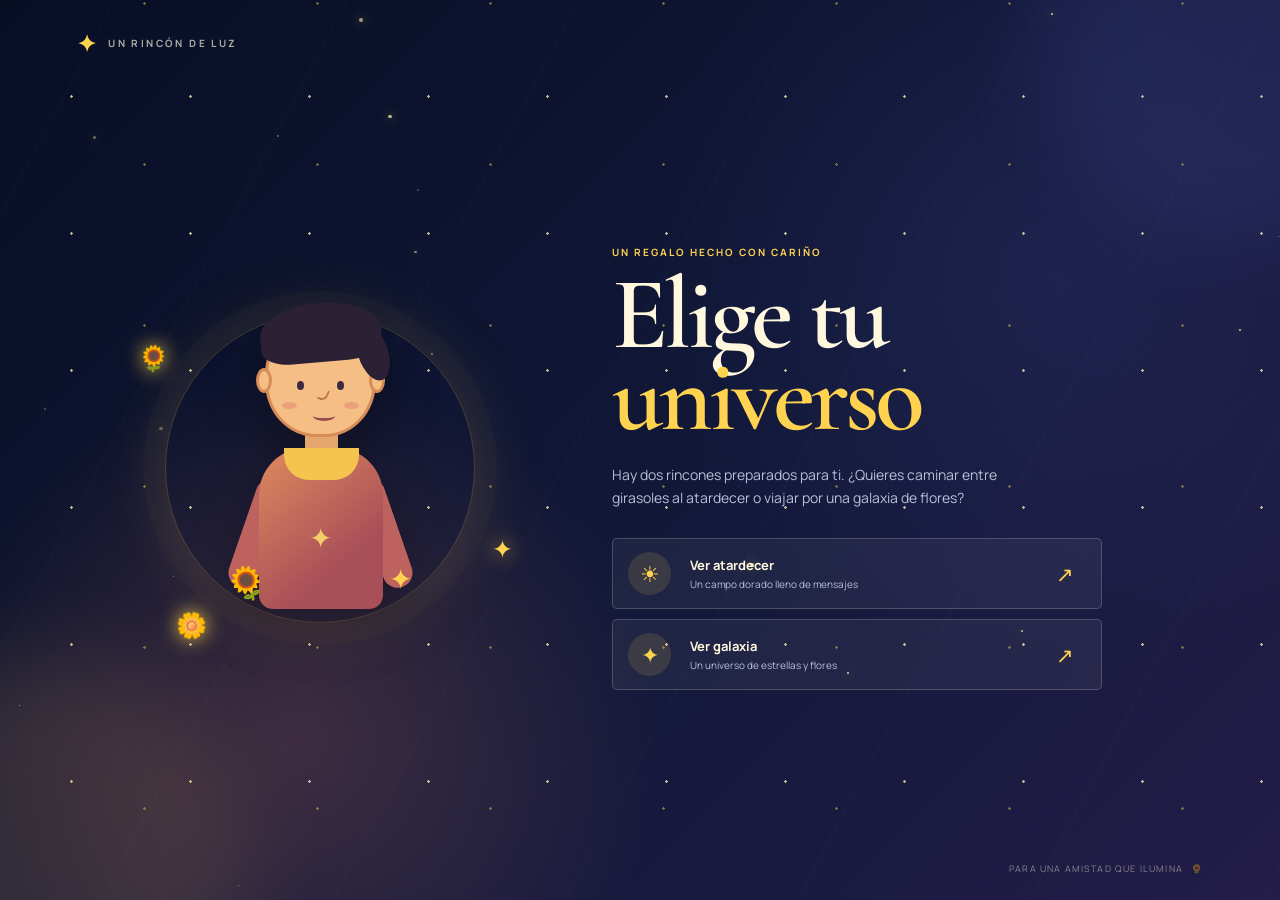
<file: index.html>
<!DOCTYPE html>
<html lang="es">
<head>
    <meta charset="UTF-8">
    <meta name="viewport" content="width=device-width, initial-scale=1.0">
    <meta http-equiv="refresh" content="0; url=inicio.html">
    <title>Un rincón de luz</title>
</head>
<body>
    <p>Abriendo el menú de experiencias...</p>
    <script>window.location.replace("inicio.html");</script>
</body>
</html>
</file>
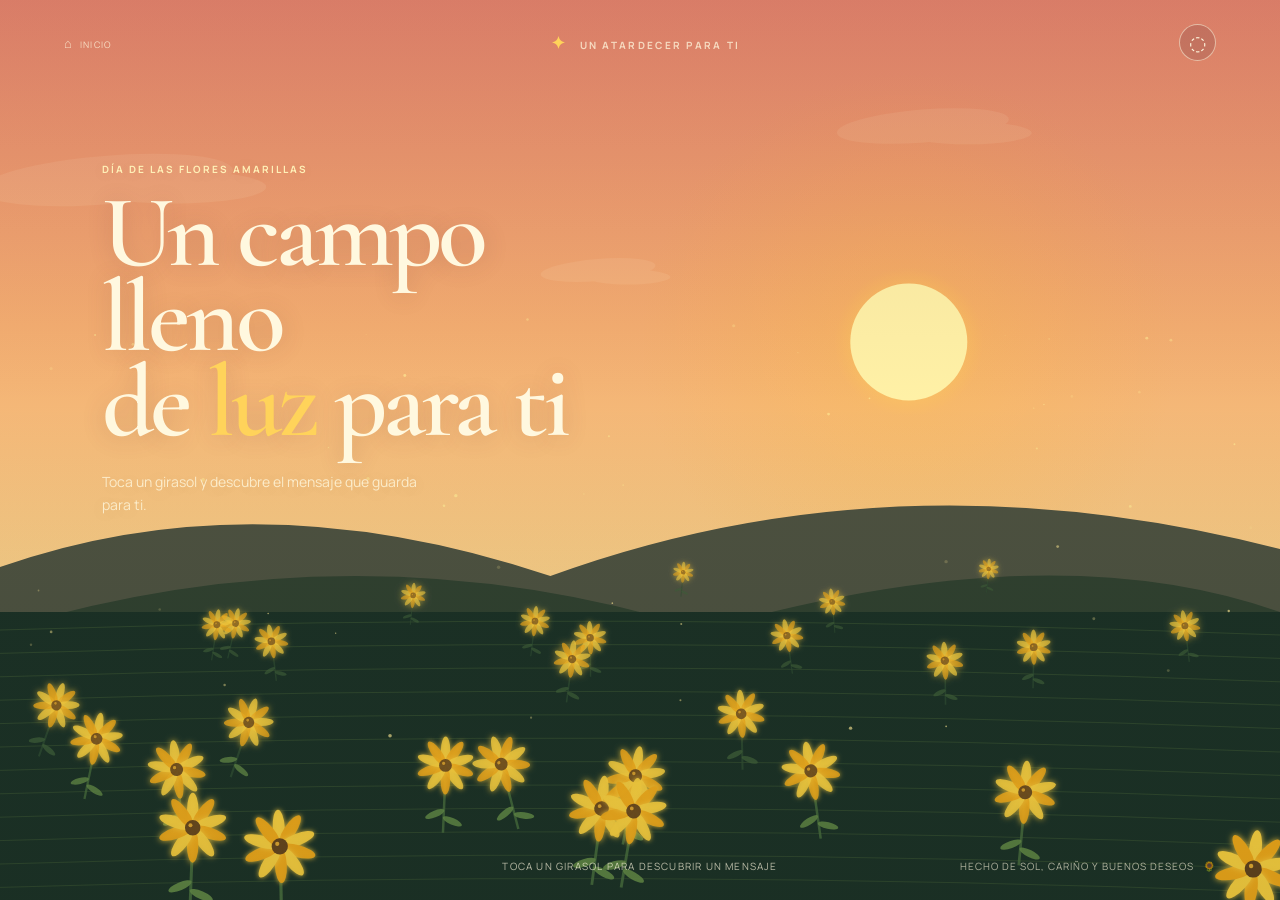
<file: atardecer.html>
<!DOCTYPE html>
<html lang="es">
<head>
    <meta charset="UTF-8">
    <meta name="viewport" content="width=device-width, initial-scale=1.0, viewport-fit=cover">
    <meta name="theme-color" content="#f09a55">
    <meta name="description" content="Un atardecer entre girasoles para celebrar una amistad bonita.">
    <link rel="preconnect" href="https://fonts.googleapis.com">
    <link rel="preconnect" href="https://fonts.gstatic.com" crossorigin>
    <link href="https://fonts.googleapis.com/css2?family=Cormorant+Garamond:wght@500;600;700&family=Manrope:wght@400;500;600;700&display=swap" rel="stylesheet">
    <link rel="stylesheet" href="atardecer.css">
    <title>Un atardecer para ti</title>
</head>
<body>
    <main class="sunset-world" id="sunsetWorld">
        <canvas id="sunsetCanvas" aria-label="Campo de girasoles interactivo al atardecer"></canvas>
        <div class="sunset-overlay" aria-hidden="true"></div>

        <header class="sunset-header">
            <a class="home-link" href="inicio.html" aria-label="Volver al inicio">⌂ <span>INICIO</span></a>
            <p><span>✦</span> UN ATARDECER PARA TI</p>
            <button id="musicButton" class="music-button" type="button" aria-label="Activar sonido ambiente">◌</button>
        </header>

        <section class="sunset-intro" id="sunsetIntro">
            <p class="eyebrow">DÍA DE LAS FLORES AMARILLAS</p>
            <h1>Un campo lleno<br>de <em>luz</em> para ti</h1>
            <p class="intro-text">Toca un girasol y descubre el mensaje que guarda para ti.</p>
        </section>

        <p class="sunset-tip" id="sunsetTip">toca un girasol para descubrir un mensaje</p>

        <section class="flower-message" id="flowerMessage" aria-live="polite" aria-hidden="true">
            <button class="message-close" id="messageClose" type="button" aria-label="Cerrar mensaje">×</button>
            <span class="message-sun">✦</span>
            <p class="message-label">UN MENSAJE ENTRE GIRASOLES</p>
            <p class="message-text" id="messageText"></p>
            <button class="message-next" id="messageNext" type="button">Tocar otro girasol <span>→</span></button>
        </section>

        <footer class="sunset-footer">hecho de sol, cariño y buenos deseos <span>🌻</span></footer>
    </main>
    <script src="atardecer.js"></script>
</body>
</html>
</file>
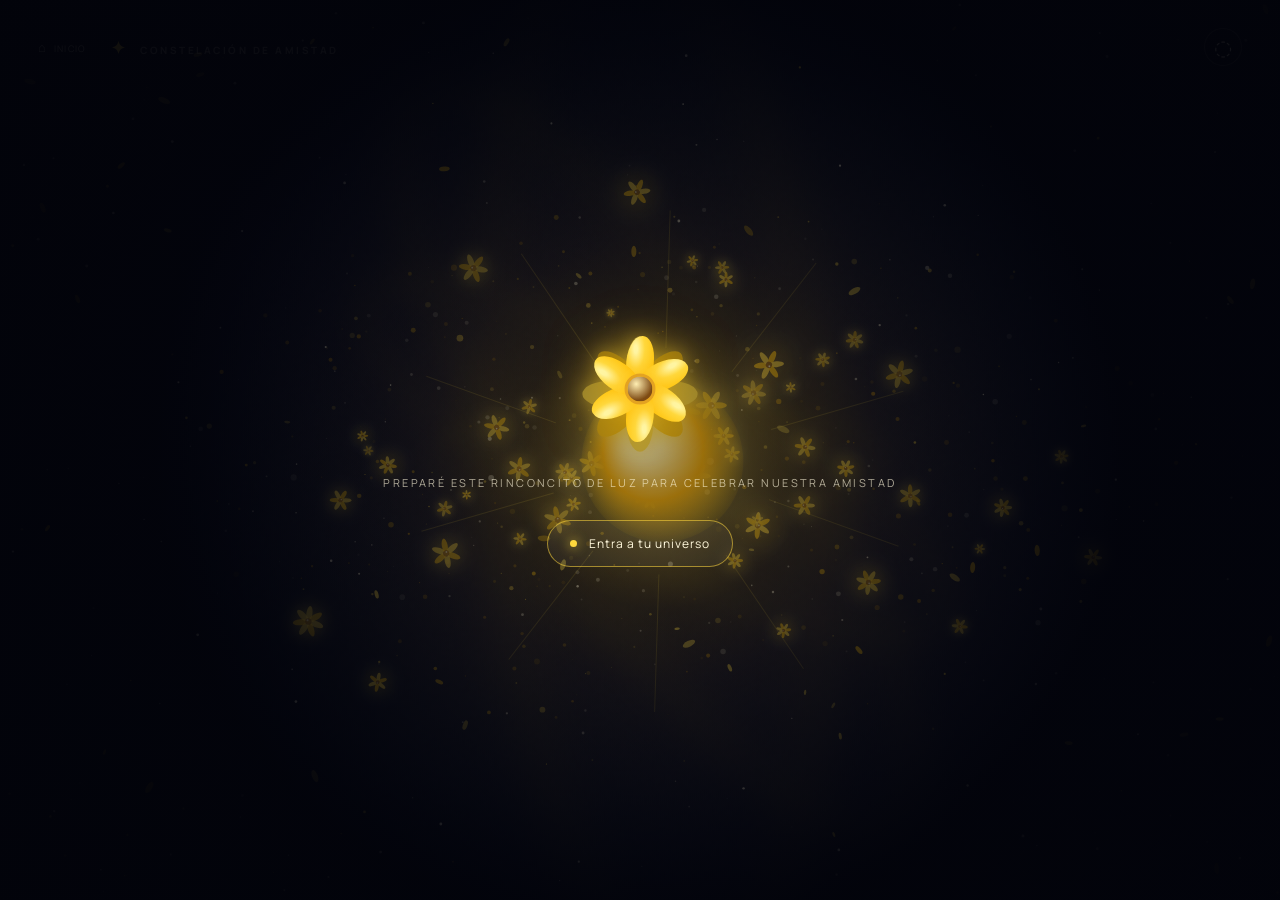
<file: galaxia.html>
<!DOCTYPE html>
<html lang="es">
<head>
    <meta charset="UTF-8">
    <meta name="viewport" content="width=device-width, initial-scale=1.0, viewport-fit=cover">
    <meta name="theme-color" content="#02030A">
    <meta name="description" content="Un universo de flores amarillas creado para celebrar una amistad bonita.">
    <link rel="preconnect" href="https://fonts.googleapis.com">
    <link rel="preconnect" href="https://fonts.gstatic.com" crossorigin>
    <link href="https://fonts.googleapis.com/css2?family=Cormorant+Garamond:wght@500;600;700&family=Manrope:wght@400;500;600;700&display=swap" rel="stylesheet">
    <link rel="stylesheet" href="style.css">
    <title>Un universo para ti</title>
</head>
<body>
    <main class="experience" id="experience">
        <canvas id="universe" aria-label="Galaxia interactiva de flores amarillas"></canvas>
        <div class="vignette" aria-hidden="true"></div>
        <div class="grain" aria-hidden="true"></div>
        <section class="intro-screen" id="introScreen" aria-label="Inicio de la experiencia">
            <div class="intro-flower" aria-hidden="true"><span class="intro-petal intro-petal--1"></span><span class="intro-petal intro-petal--2"></span><span class="intro-petal intro-petal--3"></span><span class="intro-petal intro-petal--4"></span><span class="intro-petal intro-petal--5"></span><span class="intro-petal intro-petal--6"></span><span class="intro-center"></span></div>
            <p class="intro-caption">Preparé este rinconcito de luz para celebrar nuestra amistad</p>
            <button class="start-button" id="startButton" type="button"><span class="start-dot"></span>Entra a tu universo</button>
        </section>
        <div class="scene-copy" id="sceneCopy" aria-live="polite"><p class="scene-line scene-line--small" id="sceneSmall">Para ti, con cariño 🌻</p><h1 class="scene-line scene-line--middle" id="sceneMiddle">Un universo de amistad</h1><p class="scene-line scene-line--large" id="sceneLarge">que siempre tenga flores, risas<br>y un lugar bonito para compartir.</p></div>
        <div class="hud" id="hud"><div class="hud-left"><a class="home-link" href="inicio.html" aria-label="Volver al inicio">⌂ <span>INICIO</span></a><p class="hud-label"><span class="hud-star">✦</span> CONSTELACIÓN DE AMISTAD</p></div><button class="sound-button" id="soundButton" type="button" aria-label="Activar sonido ambiente" title="Activar sonido ambiente">◌</button></div>
        <button class="gift-button" id="giftButton" type="button">🌻 Tengo algo para ti</button><p class="tip" id="tip">mueve el cursor para explorar · toca una flor</p>
        <div class="modal-backdrop" id="modalBackdrop" aria-hidden="true"><section class="gift-modal" role="dialog" aria-modal="true" aria-labelledby="modalTitle"><button class="close-button" id="closeModal" type="button" aria-label="Cerrar mensaje">×</button><div class="modal-sun" aria-hidden="true">✦</div><p class="modal-kicker">UN MENSAJE DE AMISTAD</p><h2 id="modalTitle">Un pequeño abrazo</h2><p>Las flores amarillas representan alegría, cariño y buenos deseos.</p><p>Gracias por compartir risas, momentos y tanta luz. Te regalo este pequeño universo para recordarte lo mucho que vales. 🌻✨</p><button class="return-button" id="returnButton" type="button">Seguir explorando</button></section></div>
    </main>
    <script src="script.js"></script>
</body>
</html>
</file>
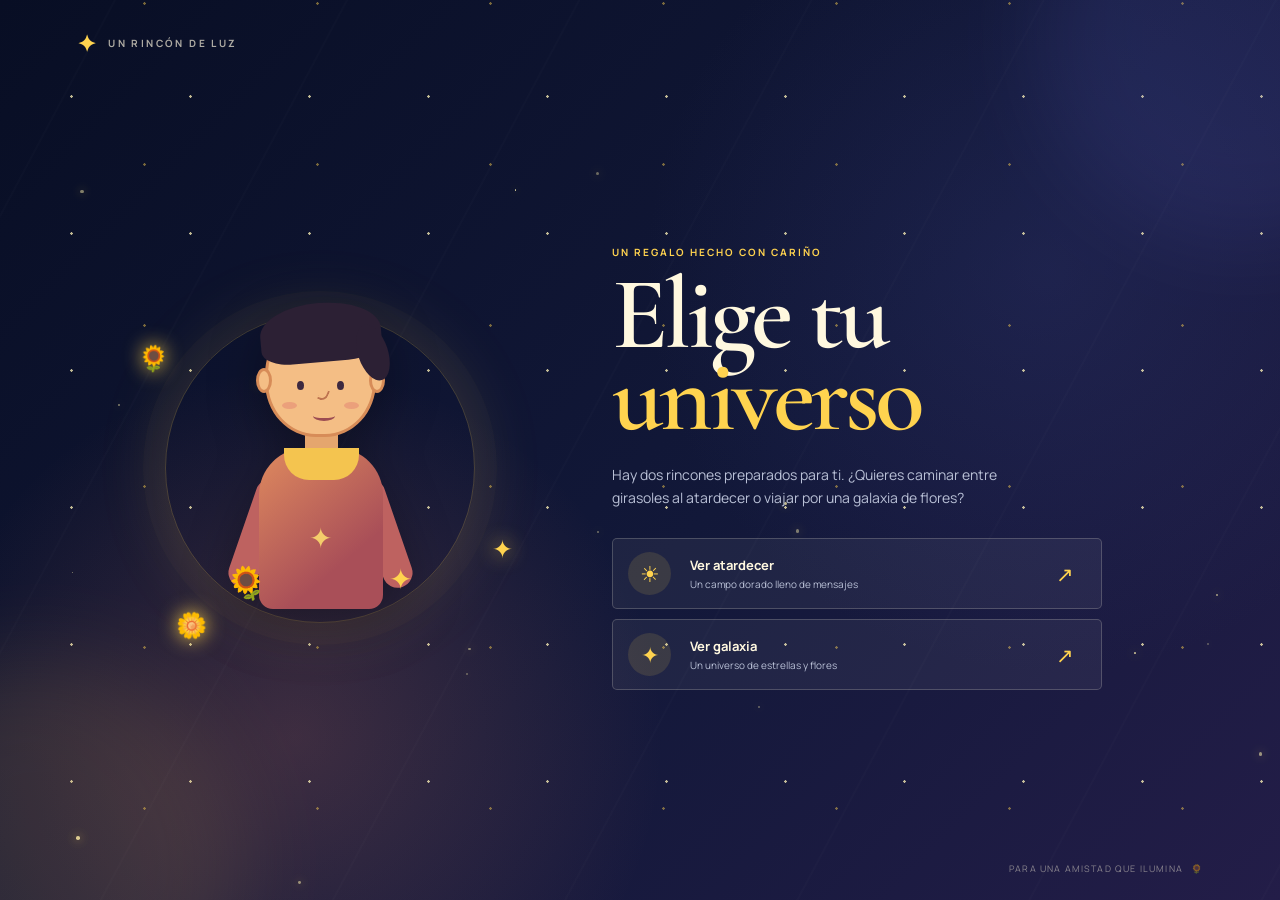
<file: inicio.html>
<!DOCTYPE html>
<html lang="es">
<head>
    <meta charset="UTF-8">
    <meta name="viewport" content="width=device-width, initial-scale=1.0">
    <meta name="theme-color" content="#101b3d">
    <meta name="description" content="Elige entre un atardecer de girasoles o una galaxia de flores amarillas.">
    <link rel="preconnect" href="https://fonts.googleapis.com">
    <link rel="preconnect" href="https://fonts.gstatic.com" crossorigin>
    <link href="https://fonts.googleapis.com/css2?family=Cormorant+Garamond:wght@500;600;700&family=Manrope:wght@400;500;600;700&display=swap" rel="stylesheet">
    <link rel="stylesheet" href="inicio.css">
    <title>Un lugar especial para ti</title>
</head>
<body>
    <main class="home" id="home">
        <div class="home-stars" aria-hidden="true"></div>
        <div class="home-glow home-glow--left" aria-hidden="true"></div>
        <div class="home-glow home-glow--right" aria-hidden="true"></div>

        <header class="home-header">
            <span class="brand-mark">✦</span>
            <span>UN RINCÓN DE LUZ</span>
        </header>

        <section class="home-content" aria-labelledby="homeTitle">
            <div class="character-wrap" aria-label="Personaje guardián de las flores">
                <div class="character-aura"></div>
                <div class="character">
                    <div class="hair"></div>
                    <div class="head">
                        <span class="ear ear--left"></span><span class="ear ear--right"></span>
                        <span class="eye eye--left"></span><span class="eye eye--right"></span>
                        <span class="nose"></span><span class="smile"></span>
                        <span class="cheek cheek--left"></span><span class="cheek cheek--right"></span>
                    </div>
                    <div class="neck"></div>
                    <div class="body"><span class="scarf"></span><span class="heart">✦</span></div>
                    <span class="arm arm--left"></span><span class="arm arm--right"></span>
                    <span class="hand hand--left">🌻</span><span class="hand hand--right">✦</span>
                </div>
                <span class="orbit-flower orbit-flower--one">🌻</span>
                <span class="orbit-flower orbit-flower--two">✦</span>
                <span class="orbit-flower orbit-flower--three">🌼</span>
            </div>

            <div class="home-copy">
                <p class="eyebrow">UN REGALO HECHO CON CARIÑO</p>
                <h1 id="homeTitle">Elige tu<br><em>universo</em></h1>
                <p class="home-intro">Hay dos rincones preparados para ti. ¿Quieres caminar entre girasoles al atardecer o viajar por una galaxia de flores?</p>
                <nav class="scene-menu" aria-label="Elegir experiencia">
                    <a class="scene-card scene-card--sunset" href="atardecer.html">
                        <span class="card-icon">☀</span>
                        <span><strong>Ver atardecer</strong><small>Un campo dorado lleno de mensajes</small></span>
                        <b>↗</b>
                    </a>
                    <a class="scene-card scene-card--galaxy" href="galaxia.html">
                        <span class="card-icon">✦</span>
                        <span><strong>Ver galaxia</strong><small>Un universo de estrellas y flores</small></span>
                        <b>↗</b>
                    </a>
                </nav>
            </div>
        </section>

        <footer class="home-footer">para una amistad que ilumina <span>🌻</span></footer>
    </main>
    <script src="inicio.js"></script>
</body>
</html>
</file>
<file: atardecer.css>
* { box-sizing: border-box; }

:root {
    --sky-top: #ef9369;
    --sky-mid: #f7ba70;
    --sky-bottom: #f8d997;
    --ink: #fff8df;
    --soft-ink: rgba(255, 248, 223, .78);
    --sun: #ffd35a;
    --field: #243c2b;
    --gold: #ffc42e;
    --orange: #e87d3f;
}

html, body { width: 100%; height: 100%; min-width: 320px; margin: 0; overflow: hidden; background: var(--sky-top); }
body { color: var(--ink); font-family: "Manrope", sans-serif; }
button { font: inherit; cursor: pointer; }
.sunset-world { position: relative; width: 100%; height: 100%; overflow: hidden; isolation: isolate; }
#sunsetCanvas { position: absolute; inset: 0; display: block; width: 100%; height: 100%; touch-action: none; }
.sunset-overlay { position: absolute; inset: 0; z-index: 1; pointer-events: none; background: linear-gradient(180deg, rgba(113, 53, 72, .13), transparent 45%, rgba(23, 43, 31, .14)); }
.sunset-header { position: absolute; z-index: 3; top: 24px; left: 5vw; right: 5vw; display: flex; align-items: center; justify-content: space-between; gap: 24px; }
.home-link { color: rgba(255, 248, 223, .78); font-size: 13px; text-decoration: none; transition: color .25s; }.home-link span { margin-left: 5px; font-size: 9px; letter-spacing: .14em; }.home-link:hover { color: var(--sun); }
.sunset-header p { margin: 0; color: rgba(255, 248, 223, .74); font-size: 10px; font-weight: 700; letter-spacing: .23em; }
.sunset-header p span { margin-right: 8px; color: var(--sun); font-size: 17px; }
.music-button { display: grid; place-items: center; width: 37px; height: 37px; border: 1px solid rgba(255, 248, 223, .55); border-radius: 50%; color: var(--ink); background: rgba(75, 41, 49, .16); font-size: 20px; transition: .25s; }
.music-button:hover, .music-button.is-on { color: var(--sun); border-color: var(--sun); transform: rotate(12deg); }
.sunset-intro { position: absolute; z-index: 2; top: 18%; left: 8vw; max-width: 570px; text-shadow: 0 2px 24px rgba(105, 50, 53, .2); animation: reveal 1.1s both; }
.eyebrow { margin: 0 0 14px; color: #fff0b7; font-size: 10px; font-weight: 700; letter-spacing: .2em; }
h1 { margin: 0; color: var(--ink); font-family: "Cormorant Garamond", serif; font-size: clamp(3.6rem, 8vw, 7.7rem); font-weight: 600; line-height: .83; letter-spacing: -.04em; }
h1 em { color: var(--sun); font-style: normal; }
.intro-text { max-width: 335px; margin: 25px 0 0; color: var(--soft-ink); font-size: 14px; line-height: 1.65; }
.sunset-tip { position: absolute; z-index: 3; bottom: 27px; left: 50%; margin: 0; color: rgba(255, 248, 223, .7); font-size: 10px; letter-spacing: .12em; text-align: center; text-transform: uppercase; transform: translateX(-50%); animation: float 3s ease-in-out infinite; }
.sunset-footer { position: absolute; z-index: 3; right: 5vw; bottom: 27px; color: rgba(255, 248, 223, .65); font-size: 10px; letter-spacing: .1em; text-transform: uppercase; }
.sunset-footer span { margin-left: 6px; }

.flower-message { position: absolute; z-index: 6; top: 50%; left: 50%; width: min(88vw, 440px); padding: 34px 32px 26px; border: 1px solid rgba(255, 235, 153, .65); border-radius: 5px; background: rgba(86, 50, 46, .84); box-shadow: 0 22px 70px rgba(90, 39, 42, .35), 0 0 35px rgba(255, 210, 88, .2); text-align: center; opacity: 0; visibility: hidden; transform: translate(-50%, -43%) scale(.96); backdrop-filter: blur(12px); transition: opacity .4s, visibility .4s, transform .4s; }
.flower-message.is-open { opacity: 1; visibility: visible; transform: translate(-50%, -50%) scale(1); }
.message-close { position: absolute; top: 10px; right: 14px; border: 0; color: rgba(255, 248, 223, .75); background: transparent; font-size: 25px; line-height: 1; }
.message-close:hover { color: var(--sun); }
.message-sun { display: block; margin-bottom: 8px; color: var(--sun); font-size: 32px; text-shadow: 0 0 20px var(--gold); }
.message-label { margin: 0 0 13px; color: #ffe28d; font-size: 9px; font-weight: 700; letter-spacing: .2em; }
.message-text { min-height: 78px; margin: 0; color: var(--ink); font-family: "Cormorant Garamond", serif; font-size: 26px; line-height: 1.08; }
.message-next { margin-top: 18px; padding: 10px 15px; border: 1px solid rgba(255, 224, 124, .55); border-radius: 100px; color: var(--ink); background: transparent; font-size: 11px; }
.message-next span { margin-left: 7px; color: var(--sun); font-size: 16px; }
.message-next:hover { background: rgba(255, 218, 104, .13); }
.sparkle { position: absolute; z-index: 5; width: 5px; height: 5px; border-radius: 50%; background: #fff5af; box-shadow: 0 0 12px 3px var(--sun); pointer-events: none; animation: sparkle-out .8s ease-out forwards; }

@keyframes reveal { from { opacity: 0; transform: translateY(18px); } to { opacity: 1; transform: translateY(0); } }
@keyframes float { 50% { transform: translate(-50%, -5px); } }
@keyframes sparkle-out { from { opacity: 1; transform: rotate(var(--angle)) translateY(0) scale(1); } to { opacity: 0; transform: rotate(var(--angle)) translateY(-42px) scale(.2); } }
@media (max-width: 700px) {
    .sunset-header { top: 18px; left: 20px; right: 20px; }
    .sunset-header p { font-size: 8px; letter-spacing: .15em; }
    .sunset-intro { top: 15%; left: 7vw; max-width: 86vw; }
    h1 { font-size: clamp(3.55rem, 16vw, 5.4rem); }
    .intro-text { max-width: 265px; margin-top: 18px; font-size: 12px; }
    .sunset-tip { right: 0; bottom: 45px; left: 0; font-size: 8px; transform: none; }
    .sunset-footer { right: 0; bottom: 19px; left: 0; font-size: 8px; text-align: center; }
    .flower-message { padding: 32px 23px 24px; }
    .message-text { font-size: 24px; }
}
@media (prefers-reduced-motion: reduce) {
    *, *::before, *::after { animation-duration: .01ms !important; animation-iteration-count: 1 !important; }
}
</file>
<file: style.css>
* { box-sizing: border-box; }

:root {
    --space: #02030a;
    --night: #070b1a;
    --gold: #ffd83d;
    --yellow: #ffc107;
    --bright-gold: #ffb300;
    --warm-white: #fff8dc;
    --soft-white: rgba(255, 248, 220, .68);
}

html, body { width: 100%; min-width: 320px; height: 100%; margin: 0; overflow: hidden; background: var(--space); }
body { color: var(--warm-white); font-family: "Manrope", sans-serif; }
button { font: inherit; cursor: pointer; }

.experience { position: relative; width: 100%; height: 100%; overflow: hidden; background: var(--space); isolation: isolate; }
#universe { position: absolute; inset: 0; width: 100%; height: 100%; display: block; touch-action: none; }
.vignette, .grain { position: absolute; inset: 0; pointer-events: none; }
.vignette { z-index: 2; background: radial-gradient(ellipse at center, transparent 22%, rgba(2, 3, 10, .08) 56%, rgba(2, 3, 10, .78) 100%); }
.grain { z-index: 3; opacity: .05; background-image: url("data:image/svg+xml,%3Csvg viewBox='0 0 180 180' xmlns='http://www.w3.org/2000/svg'%3E%3Cfilter id='n'%3E%3CfeTurbulence type='fractalNoise' baseFrequency='.9' numOctaves='3' stitchTiles='stitch'/%3E%3C/filter%3E%3Crect width='100%25' height='100%25' filter='url(%23n)' opacity='.45'/%3E%3C/svg%3E"); }

.intro-screen { position: absolute; z-index: 8; inset: 0; display: grid; place-items: center; align-content: center; gap: 30px; background: radial-gradient(circle at center, rgba(8, 13, 32, .33), rgba(2, 3, 10, .94) 62%); transition: opacity 1.2s ease, visibility 1.2s; }
.intro-screen.is-hidden { opacity: 0; visibility: hidden; pointer-events: none; }
.intro-caption { margin: 0; color: rgba(255, 248, 220, .65); font-size: 11px; letter-spacing: .22em; text-align: center; text-transform: uppercase; }
.intro-flower { position: relative; width: 112px; height: 112px; filter: drop-shadow(0 0 24px rgba(255, 193, 7, .5)); animation: intro-breathe 4s ease-in-out infinite; }
.intro-petal { position: absolute; left: 50%; top: 50%; width: 28px; height: 53px; border-radius: 60% 40% 58% 42%; background: radial-gradient(ellipse at 35% 25%, #fff5a3 0 7%, var(--gold) 35%, var(--yellow) 90%); transform-origin: 50% 100%; }
.intro-petal--1 { transform: translate(-50%, -100%) rotate(0deg); }
.intro-petal--2 { transform: translate(-50%, -100%) rotate(60deg); }
.intro-petal--3 { transform: translate(-50%, -100%) rotate(120deg); }
.intro-petal--4 { transform: translate(-50%, -100%) rotate(180deg); }
.intro-petal--5 { transform: translate(-50%, -100%) rotate(240deg); }
.intro-petal--6 { transform: translate(-50%, -100%) rotate(300deg); }
.intro-center { position: absolute; left: 50%; top: 50%; width: 31px; height: 31px; border: 3px solid #e4a321; border-radius: 50%; background: radial-gradient(circle at 35% 30%, #ffeeb2, #7e4b13 68%); transform: translate(-50%, -50%); box-shadow: 0 0 0 7px rgba(255, 216, 61, .1), 0 0 25px var(--bright-gold); }
.start-button { display: flex; align-items: center; gap: 12px; padding: 14px 22px; border: 1px solid rgba(255, 216, 61, .55); border-radius: 100px; color: var(--warm-white); background: rgba(255, 255, 255, .045); font-size: 12px; letter-spacing: .08em; transition: background .3s, transform .3s, border-color .3s; }
.start-button:hover { border-color: var(--gold); background: rgba(255, 216, 61, .12); transform: translateY(-2px); }
.start-dot { width: 7px; height: 7px; border-radius: 50%; background: var(--gold); box-shadow: 0 0 12px var(--gold); }

.hud { position: absolute; z-index: 5; top: 28px; left: 38px; right: 38px; display: flex; align-items: center; justify-content: space-between; opacity: 0; transform: translateY(-12px); transition: opacity 1s 1.7s, transform 1s 1.7s; }
.hud-left { display: flex; align-items: center; gap: 25px; }.home-link { color: rgba(255, 248, 220, .75); font-size: 13px; text-decoration: none; transition: color .25s; }.home-link span { margin-left: 5px; font-size: 9px; letter-spacing: .14em; }.home-link:hover { color: var(--gold); }
.experience.is-started .hud { opacity: 1; transform: translateY(0); }
.hud-label { margin: 0; color: rgba(255, 248, 220, .55); font-size: 10px; font-weight: 700; letter-spacing: .25em; }
.hud-star { margin-right: 8px; color: var(--gold); font-size: 17px; }
.sound-button { display: grid; place-items: center; width: 38px; height: 38px; border: 1px solid rgba(255, 248, 220, .24); border-radius: 50%; color: var(--warm-white); background: rgba(2, 3, 10, .25); font-size: 21px; transition: border-color .25s, color .25s, transform .25s; }
.sound-button:hover, .sound-button.is-on { border-color: var(--gold); color: var(--gold); transform: rotate(15deg); }

.scene-copy { position: absolute; z-index: 4; left: 50%; top: 50%; width: min(90vw, 720px); text-align: center; transform: translate(-50%, -50%); pointer-events: none; }
.scene-line { margin: 0; opacity: 0; text-shadow: 0 0 30px rgba(255, 193, 7, .24); }
.scene-copy.is-visible .scene-line--small { animation: text-in 1.2s .1s both; }
.scene-copy.is-visible .scene-line--middle { animation: text-in 1.2s 1.4s both; }
.scene-copy.is-visible .scene-line--large { animation: text-in 1.5s 3s both; }
.scene-line--small { color: var(--gold); font-size: clamp(1rem, 2vw, 1.35rem); letter-spacing: .18em; text-transform: uppercase; }
.scene-line--middle { margin-top: 13px; color: var(--warm-white); font-family: "Cormorant Garamond", serif; font-size: clamp(2.5rem, 6vw, 5.5rem); font-weight: 600; line-height: .95; }
.scene-line--large { margin-top: 22px; color: var(--warm-white); font-family: "Cormorant Garamond", serif; font-size: clamp(1.55rem, 3.7vw, 3.1rem); font-weight: 500; line-height: 1.05; }
.scene-line--large::first-line { color: var(--gold); }

.gift-button { position: absolute; z-index: 5; bottom: 54px; left: 50%; padding: 14px 22px; border: 1px solid rgba(255, 216, 61, .55); border-radius: 100px; color: var(--warm-white); background: rgba(9, 12, 29, .5); box-shadow: 0 0 30px rgba(255, 193, 7, .08); font-size: 12px; opacity: 0; transform: translate(-50%, 15px); transition: opacity .8s 5.5s, transform .8s 5.5s, background .3s, border-color .3s; }
.experience.is-ready .gift-button { opacity: 1; transform: translate(-50%, 0); }
.gift-button:hover { border-color: var(--gold); background: rgba(255, 193, 7, .13); }
.tip { position: absolute; z-index: 4; right: 38px; bottom: 25px; margin: 0; color: rgba(255, 248, 220, .32); font-size: 9px; letter-spacing: .1em; opacity: 0; transition: opacity 1s 6s; }
.experience.is-ready .tip { opacity: 1; }

.modal-backdrop { position: absolute; z-index: 10; inset: 0; display: grid; place-items: center; padding: 24px; background: rgba(2, 3, 10, .72); opacity: 0; visibility: hidden; backdrop-filter: blur(10px); transition: opacity .45s, visibility .45s; }
.modal-backdrop.is-open { opacity: 1; visibility: visible; }
.gift-modal { position: relative; width: min(100%, 470px); padding: 50px 42px 40px; border: 1px solid rgba(255, 216, 61, .25); border-radius: 4px; background: linear-gradient(145deg, rgba(15, 20, 50, .94), rgba(14, 9, 30, .97)); box-shadow: 0 20px 80px rgba(0, 0, 0, .5), 0 0 60px rgba(255, 193, 7, .1); text-align: center; transform: translateY(24px) scale(.98); transition: transform .5s cubic-bezier(.2, .8, .2, 1); }
.modal-backdrop.is-open .gift-modal { transform: translateY(0) scale(1); }
.close-button { position: absolute; top: 12px; right: 16px; border: 0; color: rgba(255, 248, 220, .65); background: transparent; font-size: 26px; line-height: 1; }
.close-button:hover { color: var(--gold); }
.modal-sun { margin: 0 auto 18px; color: var(--gold); font-size: 36px; text-shadow: 0 0 25px var(--yellow); }
.modal-kicker { margin: 0 0 13px; color: var(--gold); font-size: 9px; font-weight: 700; letter-spacing: .22em; }
.gift-modal h2 { margin: 0 0 22px; color: var(--warm-white); font-family: "Cormorant Garamond", serif; font-size: 42px; font-weight: 600; }
.gift-modal p { margin: 0 auto 12px; color: var(--soft-white); font-family: "Cormorant Garamond", serif; font-size: 20px; line-height: 1.25; }
.return-button { margin-top: 20px; padding: 12px 18px; border: 1px solid rgba(255, 216, 61, .45); border-radius: 100px; color: var(--warm-white); background: transparent; font-size: 11px; transition: background .3s; }
.return-button:hover { background: rgba(255, 216, 61, .12); }

@keyframes intro-breathe { 50% { transform: scale(1.08); filter: drop-shadow(0 0 34px rgba(255, 193, 7, .72)); } }
@keyframes text-in { from { opacity: 0; transform: translateY(18px); filter: blur(8px); } to { opacity: 1; transform: translateY(0); filter: blur(0); } }

@media (max-width: 640px) {
    .hud { top: max(18px, env(safe-area-inset-top)); left: 20px; right: 20px; }
    .hud-label { font-size: 8px; letter-spacing: .16em; }
    .scene-copy { top: 47%; width: min(92vw, 520px); }
    .scene-line--small { font-size: clamp(.78rem, 3.6vw, 1rem); letter-spacing: .12em; }
    .scene-line--middle { margin-top: 15px; font-size: clamp(2rem, 10vw, 3.4rem); line-height: .88; }
    .scene-line--large { margin-top: 20px; font-size: clamp(1.35rem, 6.5vw, 2.25rem); line-height: 1.02; }
    .gift-button { bottom: max(45px, env(safe-area-inset-bottom) + 27px); width: max-content; }
    .tip { right: 0; bottom: 17px; left: 0; text-align: center; font-size: 8px; }
    .gift-modal { padding: 42px 24px 30px; }
    .intro-caption { width: 80%; line-height: 1.6; }
}

@media (prefers-reduced-motion: reduce) {
    *, *::before, *::after { animation-duration: .01ms !important; animation-iteration-count: 1 !important; scroll-behavior: auto !important; }
}
</file>
<file: inicio.css>
* { box-sizing: border-box; }
:root { --ink: #fff8df; --muted: #b9c0d6; --gold: #ffd34f; --night: #080e24; --violet: #242653; }
html, body { min-width: 320px; width: 100%; height: 100%; margin: 0; overflow: hidden; background: var(--night); }
body { color: var(--ink); font-family: "Manrope", sans-serif; }
.home { position: relative; min-height: 100%; overflow: hidden; isolation: isolate; background: radial-gradient(circle at 23% 82%, rgba(224, 126, 102, .22), transparent 30%), radial-gradient(circle at 82% 30%, rgba(57, 61, 126, .28), transparent 33%), linear-gradient(135deg, #080e24, #121839 56%, #231d48); }
.home::before { position: absolute; inset: 0; z-index: -1; content: ""; opacity: .22; background: repeating-linear-gradient(118deg, transparent 0 100px, rgba(255, 255, 255, .06) 101px 102px, transparent 103px 205px); }
.home-stars { position: absolute; inset: 0; z-index: -1; background-image: radial-gradient(circle, rgba(255, 244, 183, .75) 0 1px, transparent 1.5px), radial-gradient(circle, rgba(255, 211, 79, .45) 0 1px, transparent 1.5px); background-position: 12px 28px, 58px 84px; background-size: 119px 137px, 173px 161px; animation: star-drift 18s linear infinite; }
.home-glow { position: absolute; z-index: -1; width: 32vw; height: 32vw; border-radius: 50%; filter: blur(45px); opacity: .13; }
.home-glow--left { left: -13vw; bottom: -13vw; background: #eeb15a; }
.home-glow--right { right: -13vw; top: -13vw; background: #696bd9; }
.home-header { position: absolute; top: 27px; left: 6vw; right: 6vw; display: flex; align-items: center; gap: 10px; color: rgba(255, 248, 223, .67); font-size: 10px; font-weight: 700; letter-spacing: .24em; }
.brand-mark { color: var(--gold); font-size: 23px; }
.home-content { display: grid; grid-template-columns: minmax(300px, .9fr) minmax(400px, 1.1fr); align-items: center; gap: 4vw; width: min(1120px, 88vw); min-height: 100vh; margin: auto; padding-top: 35px; }
.home-copy { animation: rise .9s both; }
.eyebrow { margin: 0 0 15px; color: var(--gold); font-size: 10px; font-weight: 700; letter-spacing: .2em; }
h1 { margin: 0; color: var(--ink); font-family: "Cormorant Garamond", serif; font-size: clamp(4rem, 8vw, 7rem); font-weight: 600; line-height: .8; letter-spacing: -.04em; }
h1 em { color: var(--gold); font-style: normal; }
.home-intro { max-width: 430px; margin: 25px 0 28px; color: var(--muted); font-size: 14px; line-height: 1.7; }
.scene-menu { display: grid; gap: 10px; width: min(100%, 490px); }
.scene-card { display: grid; grid-template-columns: 48px 1fr 30px; align-items: center; gap: 14px; padding: 13px 15px; border: 1px solid rgba(255, 248, 223, .2); border-radius: 5px; color: var(--ink); text-decoration: none; background: rgba(255, 255, 255, .055); transition: transform .28s, border-color .28s, background .28s; }
.scene-card:hover { border-color: var(--gold); background: rgba(255, 211, 79, .12); transform: translateX(7px); }
.scene-card--sunset:hover { box-shadow: 0 10px 34px rgba(225, 129, 79, .15); }
.scene-card--galaxy:hover { box-shadow: 0 10px 34px rgba(94, 100, 213, .2); }
.card-icon { display: grid; place-items: center; width: 43px; height: 43px; border-radius: 50%; color: var(--gold); background: rgba(255, 211, 79, .12); font-size: 22px; }
.scene-card strong, .scene-card small { display: block; }
.scene-card strong { font-size: 13px; }
.scene-card small { margin-top: 3px; color: var(--muted); font-size: 10px; }
.scene-card b { color: var(--gold); font-size: 21px; font-weight: 400; }
.character-wrap { position: relative; display: grid; place-items: center; height: 530px; animation: rise 1s .15s both; }
.character-aura { position: absolute; width: 310px; height: 310px; border: 1px solid rgba(255, 211, 79, .22); border-radius: 50%; box-shadow: 0 0 0 22px rgba(255, 211, 79, .025), 0 0 70px rgba(255, 211, 79, .15); animation: breathe 4s ease-in-out infinite; }
.character { position: relative; width: 165px; height: 335px; filter: drop-shadow(0 18px 25px rgba(0, 0, 0, .3)); animation: float 4s ease-in-out infinite; }
.head { position: absolute; z-index: 3; left: 27px; top: 17px; width: 111px; height: 120px; border: 3px solid #d78c58; border-radius: 48% 48% 46% 46%; background: #f4be85; }
.hair { position: absolute; z-index: 4; top: 3px; left: 22px; width: 121px; height: 59px; border-radius: 60% 60% 35% 30%; background: #2c2034; transform: rotate(-5deg); }
.hair::after { position: absolute; right: -5px; bottom: -24px; width: 30px; height: 58px; border-radius: 50%; background: #2c2034; content: ""; transform: rotate(-13deg); }
.ear { position: absolute; top: 48px; width: 16px; height: 25px; border: 3px solid #d78c58; border-radius: 50%; background: #f4be85; }
.ear--left { left: -12px; }.ear--right { right: -12px; }
.eye { position: absolute; top: 61px; width: 7px; height: 9px; border-radius: 50%; background: #3d2940; }.eye--left { left: 29px; }.eye--right { right: 29px; }
.nose { position: absolute; top: 69px; left: 51px; width: 9px; height: 12px; border-right: 2px solid #bd734f; border-bottom: 2px solid #bd734f; border-radius: 0 0 7px 0; transform: rotate(25deg); }
.smile { position: absolute; left: 45px; top: 91px; width: 22px; height: 10px; border-bottom: 3px solid #9b4c52; border-radius: 0 0 50% 50%; }
.cheek { position: absolute; top: 82px; width: 15px; height: 7px; border-radius: 50%; background: rgba(221, 111, 107, .38); }.cheek--left { left: 14px; }.cheek--right { right: 14px; }
.neck { position: absolute; z-index: 2; top: 124px; left: 67px; width: 33px; height: 38px; background: #e5a66e; }
.body { position: absolute; z-index: 2; top: 148px; left: 21px; width: 124px; height: 161px; border-radius: 47px 47px 14px 14px; background: linear-gradient(140deg, #df8a5e, #a94f58 70%); }
.scarf { position: absolute; top: 0; left: 25px; width: 75px; height: 32px; border-radius: 0 0 25px 25px; background: #f4c44f; }.heart { position: absolute; top: 70px; left: 50px; color: rgba(255, 225, 111, .85); font-size: 28px; }
.arm { position: absolute; z-index: 1; top: 177px; width: 30px; height: 113px; border-radius: 20px; background: #be6260; }.arm--left { left: 4px; transform: rotate(19deg); }.arm--right { right: 4px; transform: rotate(-19deg); }
.hand { position: absolute; z-index: 3; font-size: 33px; }.hand--left { bottom: 30px; left: -12px; transform: rotate(-24deg); }.hand--right { right: -9px; bottom: 38px; color: var(--gold); font-size: 28px; }
.orbit-flower { position: absolute; z-index: 5; color: var(--gold); font-size: 25px; text-shadow: 0 0 20px var(--gold); animation: orbit 8s linear infinite; }.orbit-flower--one { top: 26%; left: 12%; }.orbit-flower--two { top: 62%; right: 10%; animation-duration: 11s; animation-direction: reverse; }.orbit-flower--three { bottom: 17%; left: 20%; animation-duration: 14s; }
.home-footer { position: absolute; right: 6vw; bottom: 25px; color: rgba(255, 248, 223, .47); font-size: 9px; letter-spacing: .13em; text-transform: uppercase; }.home-footer span { margin-left: 5px; }
@keyframes rise { from { opacity: 0; transform: translateY(20px); } to { opacity: 1; transform: translateY(0); } }
@keyframes float { 50% { transform: translateY(-9px); } }
@keyframes breathe { 50% { transform: scale(1.08); opacity: .7; } }
@keyframes orbit { to { transform: rotate(360deg) translateX(18px) rotate(-360deg); } }
@keyframes star-drift { to { background-position: 80px 90px, 10px 45px; } }
@media (max-width: 760px) { .home-content { display: flex; flex-direction: column-reverse; justify-content: center; gap: 4px; width: 86vw; padding: 55px 0 30px; } .character-wrap { width: 100%; height: 260px; transform: scale(.66); transform-origin: center bottom; } .home-copy { width: 100%; text-align: center; } .eyebrow { font-size: 8px; }.home-intro { margin: 16px auto 20px; font-size: 12px; line-height: 1.5; } .scene-menu { margin: auto; text-align: left; } .scene-card { padding: 10px 12px; } .home-header { top: 18px; left: 20px; right: 20px; font-size: 8px; } .home-footer { right: 0; bottom: 13px; left: 0; text-align: center; font-size: 8px; } }
</file>
